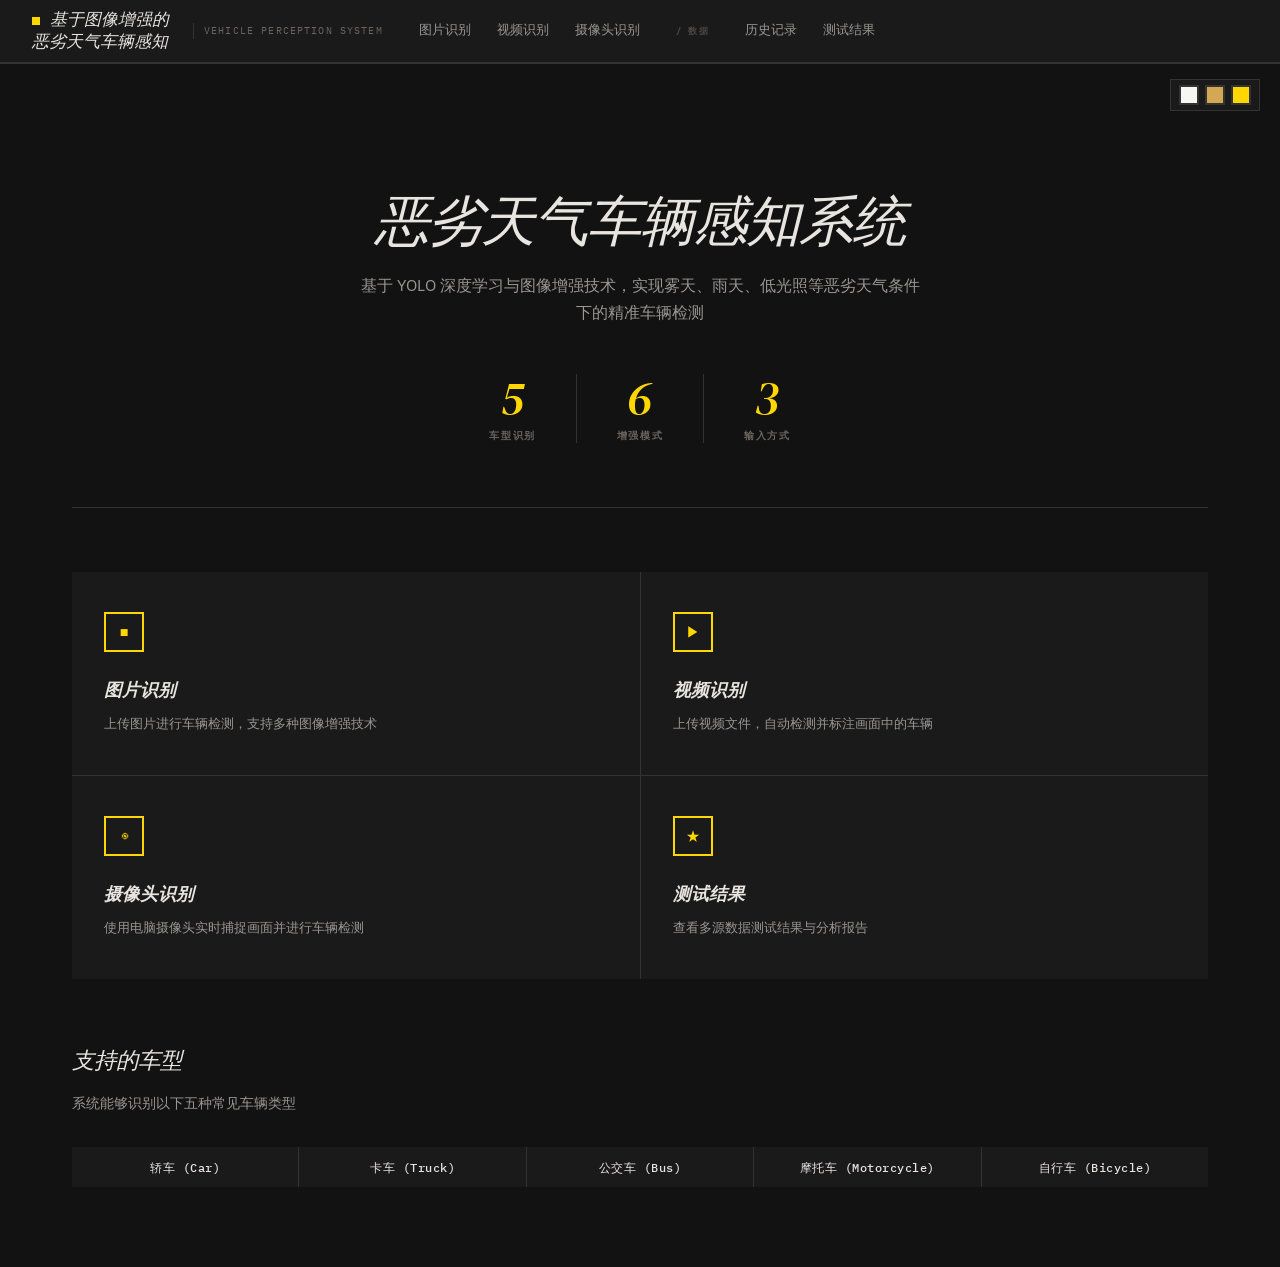
<file: frontend/index.html>
<!DOCTYPE html>
<html lang="zh-CN">
<head>
    <meta charset="UTF-8">
    <meta name="viewport" content="width=device-width, initial-scale=1.0">
    <title>恶劣天气车辆感知系统</title>
    <link rel="stylesheet" href="css/style.css">
</head>
<body data-theme="black">
    <div class="theme-switcher">
        <button class="theme-btn white" onclick="setTheme('white')" title="白色主题"></button>
        <button class="theme-btn gray" onclick="setTheme('gray')" title="灰色主题"></button>
        <button class="theme-btn black" onclick="setTheme('black')" title="黑色主题"></button>
    </div>
    
    <aside class="sidebar">
        <div class="sidebar-header">
            <h1>基于图像增强的<br>恶劣天气车辆感知</h1>
            <span>Vehicle Perception System</span>
        </div>
        
        <ul class="nav-menu">
            <li>
                <a href="pages/image.html">
                    <span class="icon">&#9632;</span>
                    图片识别
                </a>
            </li>
            <li>
                <a href="pages/video.html">
                    <span class="icon">&#9654;</span>
                    视频识别
                </a>
            </li>
            <li>
                <a href="pages/camera.html">
                    <span class="icon">&#9673;</span>
                    摄像头识别
                </a>
            </li>
        </ul>
        
        <div class="nav-section-title">数据</div>
        <ul class="nav-menu">
            <li>
                <a href="pages/history.html">
                    <span class="icon">&#9776;</span>
                    历史记录
                </a>
            </li>
            <li>
                <a href="pages/test_result.html">
                    <span class="icon">&#9733;</span>
                    测试结果
                </a>
            </li>
        </ul>
    </aside>
    
    <main class="main-content">
        <div class="hero-section">
            <h1 class="hero-title">恶劣天气车辆感知系统</h1>
            <p class="hero-subtitle">
                基于 YOLO 深度学习与图像增强技术，实现雾天、雨天、低光照等恶劣天气条件下的精准车辆检测
            </p>
            <div class="hero-stats">
                <div class="stat-item">
                    <div class="stat-number">5</div>
                    <div class="stat-label">车型识别</div>
                </div>
                <div class="stat-item">
                    <div class="stat-number">6</div>
                    <div class="stat-label">增强模式</div>
                </div>
                <div class="stat-item">
                    <div class="stat-number">3</div>
                    <div class="stat-label">输入方式</div>
                </div>
            </div>
        </div>
        
        <div class="features-grid">
            <a href="pages/image.html" class="feature-card">
                <div class="feature-icon">&#9632;</div>
                <div class="feature-title">图片识别</div>
                <div class="feature-desc">上传图片进行车辆检测，支持多种图像增强技术</div>
            </a>
            
            <a href="pages/video.html" class="feature-card">
                <div class="feature-icon">&#9654;</div>
                <div class="feature-title">视频识别</div>
                <div class="feature-desc">上传视频文件，自动检测并标注画面中的车辆</div>
            </a>
            
            <a href="pages/camera.html" class="feature-card">
                <div class="feature-icon">&#9673;</div>
                <div class="feature-title">摄像头识别</div>
                <div class="feature-desc">使用电脑摄像头实时捕捉画面并进行车辆检测</div>
            </a>
            
            <a href="pages/test_result.html" class="feature-card">
                <div class="feature-icon">&#9733;</div>
                <div class="feature-title">测试结果</div>
                <div class="feature-desc">查看多源数据测试结果与分析报告</div>
            </a>
        </div>
        
        <div class="capabilities-section">
            <h2 class="section-title">支持的车型</h2>
            <p class="section-desc">系统能够识别以下五种常见车辆类型</p>
            <div class="capability-tags">
                <span class="capability-tag">轿车 (Car)</span>
                <span class="capability-tag">卡车 (Truck)</span>
                <span class="capability-tag">公交车 (Bus)</span>
                <span class="capability-tag">摩托车 (Motorcycle)</span>
                <span class="capability-tag">自行车 (Bicycle)</span>
            </div>
        </div>
    </main>
    
    <script>
        function setTheme(theme) {
            document.body.setAttribute('data-theme', theme);
            localStorage.setItem('theme', theme);
        }
        
        const savedTheme = localStorage.getItem('theme') || 'black';
        document.body.setAttribute('data-theme', savedTheme);
    </script>
</body>
</html>
</file>
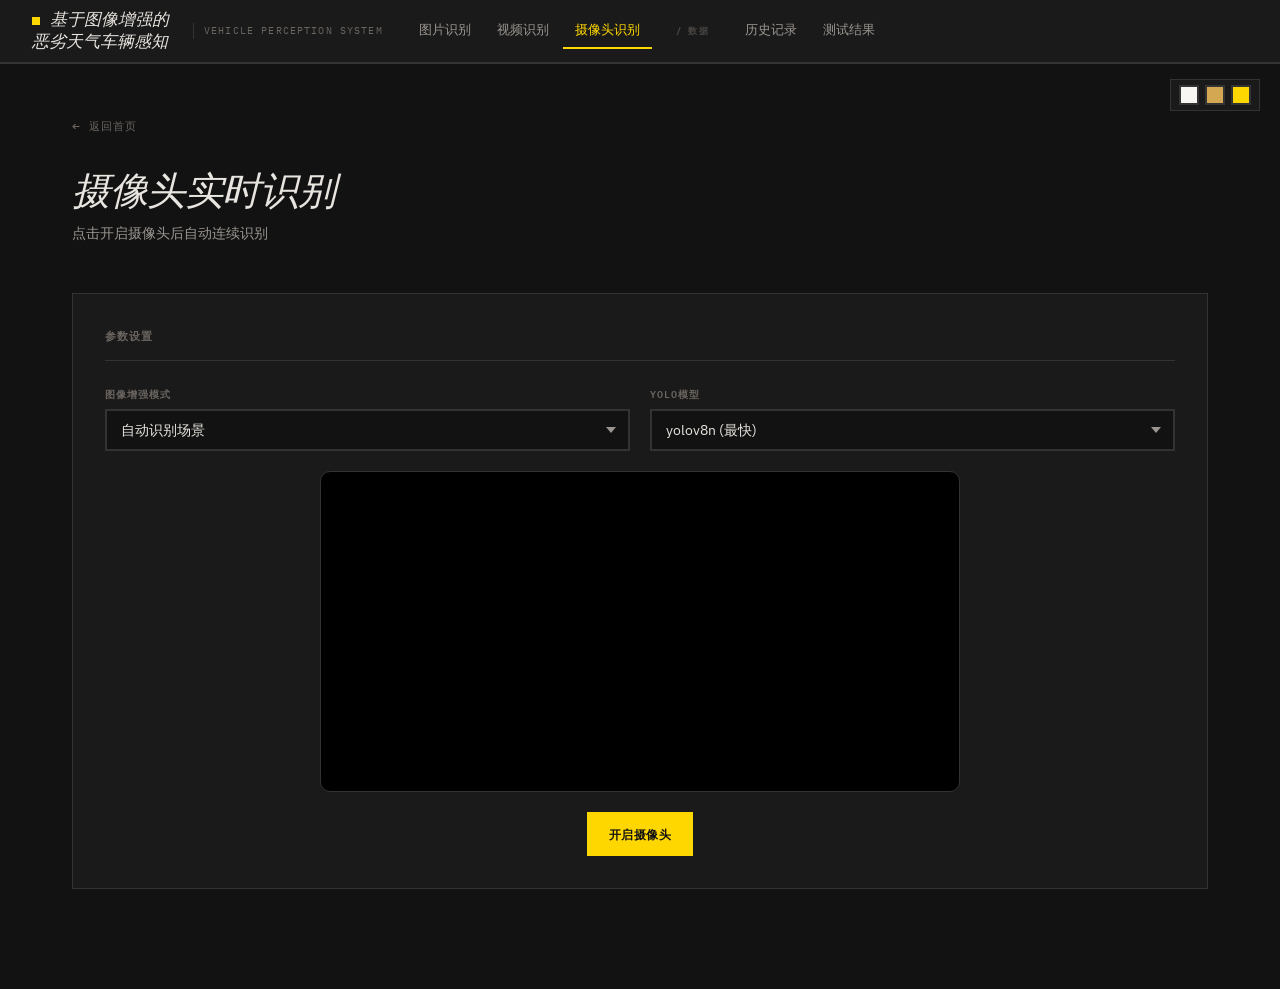
<file: frontend/pages/camera.html>
<!DOCTYPE html>
<html lang="zh-CN">
<head>
    <meta charset="UTF-8">
    <meta name="viewport" content="width=device-width, initial-scale=1.0">
    <title>摄像头识别 - 车辆感知系统</title>
    <link rel="stylesheet" href="../css/style.css">
</head>
<body data-theme="black">
    <div class="theme-switcher">
        <button class="theme-btn white" onclick="setTheme('white')" title="白色主题"></button>
        <button class="theme-btn gray" onclick="setTheme('gray')" title="灰色主题"></button>
        <button class="theme-btn black" onclick="setTheme('black')" title="黑色主题"></button>
    </div>
    
    <aside class="sidebar">
        <div class="sidebar-header">
            <h1>基于图像增强的<br>恶劣天气车辆感知</h1>
            <span>Vehicle Perception System</span>
        </div>
        
        <ul class="nav-menu">
            <li>
                <a href="image.html">
                    <span class="icon">&#9632;</span>
                    图片识别
                </a>
            </li>
            <li>
                <a href="video.html">
                    <span class="icon">&#9654;</span>
                    视频识别
                </a>
            </li>
            <li>
                <a href="camera.html" class="active">
                    <span class="icon">&#9673;</span>
                    摄像头识别
                </a>
            </li>
        </ul>
        
        <div class="nav-section-title">数据</div>
        <ul class="nav-menu">
            <li>
                <a href="history.html">
                    <span class="icon">&#9776;</span>
                    历史记录
                </a>
            </li>
            <li>
                <a href="test_result.html">
                    <span class="icon">&#9733;</span>
                    测试结果
                </a>
            </li>
        </ul>
    </aside>
    
    <main class="main-content">
        <a href="/" class="back-link">返回首页</a>
        
        <div class="page-header">
            <h2>摄像头实时识别</h2>
            <p>点击开启摄像头后自动连续识别</p>
        </div>
        
        <div class="content-card">
            <h3>参数设置</h3>
            <div class="form-row">
                <div class="form-group">
                    <label>图像增强模式</label>
                    <select id="enhancementType">
                        <option value="auto">自动识别场景</option>
                        <optgroup label="去雾">
                            <option value="dehaze">去雾增强 (NAFNet)</option>
                            <option value="ffa_dehaze">去雾增强 (FFA-Net ITS)</option>
                            <option value="ffa_dehaze_ots">去雾增强 (FFA-Net OTS)</option>
                            <option value="legacy_dehaze">去雾增强 (传统CLAHE)</option>
                        </optgroup>
                        <optgroup label="去雨">
                            <option value="derain">去雨增强 (NAFNet)</option>
                            <option value="legacy_derain">去雨增强 (传统方法)</option>
                        </optgroup>
                        <optgroup label="低光照">
                            <option value="low_light">低光照增强 (CLAHE)</option>
                            <option value="mbllen">低光照增强 (MBLLEN)</option>
                            <option value="mbllen_onnx">低光照增强 (MBLLEN ONNX)</option>
                            <option value="zero_dce">低光照增强 (Zero-DCE)</option>
                        </optgroup>
                    </select>
                </div>
                <div class="form-group" id="strengthGroup" style="display: none;">
                    <label>去雾强度: <span id="strengthValue">1.5</span></label>
                    <input type="range" id="strength" min="0.5" max="3.0" step="0.1" value="1.5" style="width: 100%;">
                </div>
                <div class="form-group">
                    <label>YOLO模型</label>
                    <select id="modelType">
                        <option value="yolov8n">yolov8n (最快)</option>
                        <option value="yolov8s">yolov8s (平衡)</option>
                        <option value="yolov8x">yolov8x (最准)</option>
                    </select>
                </div>
            </div>
            
            <video id="video" autoplay playsinline style="width:100%;max-width:640px;border-radius:10px;margin:20px auto;display:block;border:1px solid var(--border);"></video>
            
            <div style="display:flex;gap:12px;justify-content:center;margin-top:20px;">
                <button class="btn btn-md btn-primary" id="startBtn" onclick="startCamera()">开启摄像头</button>
                <button class="btn btn-md btn-outline" id="stopBtn" onclick="stopCamera()" style="display:none;">停止</button>
            </div>
            
            <div id="loading" style="display:none;text-align:center;padding:30px;">
                <div class="spinner"></div>
                <p>正在识别...</p>
            </div>
        </div>
        
        <div class="content-card" id="resultCard" style="display:none;">
            <h3>检测结果 (去重统计)</h3>
            <div class="results-grid">
                <div class="result-card total">
                    <h4>当前画面车辆</h4>
                    <div class="count" id="totalCount">0</div>
                </div>
                <div class="result-card"><h4>car</h4><div class="count" id="carCount">0</div></div>
                <div class="result-card"><h4>truck</h4><div class="count" id="truckCount">0</div></div>
                <div class="result-card"><h4>bus</h4><div class="count" id="busCount">0</div></div>
                <div class="result-card"><h4>motorcycle</h4><div class="count" id="motorcycleCount">0</div></div>
                <div class="result-card"><h4>bicycle</h4><div class="count" id="bicycleCount">0</div></div>
            </div>
        </div>
    </main>
    
    <script>
        const API_BASE = 'http://127.0.0.1:5000';
        let stream = null;
        let intervalId = null;
        
        function setTheme(t) {
            document.body.setAttribute('data-theme', t);
            localStorage.setItem('theme', t);
        }
        
        const savedTheme = localStorage.getItem('theme') || 'black';
        document.body.setAttribute('data-theme', savedTheme);
        
        const enhancementType = document.getElementById('enhancementType');
        const strengthGroup = document.getElementById('strengthGroup');
        const strengthSlider = document.getElementById('strength');
        const strengthValue = document.getElementById('strengthValue');

        enhancementType.addEventListener('change', function() {
            const isFFA = this.value === 'ffa_dehaze' || this.value === 'ffa_dehaze_ots';
            strengthGroup.style.display = isFFA ? 'block' : 'none';
        });

        strengthSlider.addEventListener('input', function() {
            strengthValue.textContent = this.value;
        });
        
        async function startCamera() {
            try {
                stream = await navigator.mediaDevices.getUserMedia({video: true, audio: false});
                document.getElementById('video').srcObject = stream;
                document.getElementById('startBtn').style.display = 'none';
                document.getElementById('stopBtn').style.display = 'inline-flex';
                
                intervalId = setInterval(captureAndDetect, 1000);
            } catch(e) {
                alert('摄像头错误: ' + e.message);
            }
        }
        
        function stopCamera() {
            if (intervalId) clearInterval(intervalId);
            if (stream) stream.getTracks().forEach(t => t.stop());
            document.getElementById('video').srcObject = null;
            document.getElementById('startBtn').style.display = 'inline-flex';
            document.getElementById('stopBtn').style.display = 'none';
        }
        
        async function captureAndDetect() {
            const video = document.getElementById('video');
            const canvas = document.createElement('canvas');
            canvas.width = video.videoWidth || 640;
            canvas.height = video.videoHeight || 480;
            canvas.getContext('2d').drawImage(video, 0, 0);
            
            const base64 = canvas.toDataURL('image/jpeg').split(',')[1];
            
            try {
                const res = await fetch(API_BASE + '/api/camera/detect', {
                    method: 'POST',
                    headers: {'Content-Type': 'application/json'},
                    body: JSON.stringify({
                        frame: base64,
                        model_type: document.getElementById('modelType').value,
                        enhancement_type: document.getElementById('enhancementType').value,
                        strength: parseFloat(document.getElementById('strength').value)
                    })
                });
                
                const data = await res.json();
                if (data.success) {
                    document.getElementById('totalCount').textContent = data.total_vehicles;
                    document.getElementById('carCount').textContent = data.counts.car;
                    document.getElementById('truckCount').textContent = data.counts.truck;
                    document.getElementById('busCount').textContent = data.counts.bus;
                    document.getElementById('motorcycleCount').textContent = data.counts.motorcycle;
                    document.getElementById('bicycleCount').textContent = data.counts.bicycle;
                    document.getElementById('resultCard').style.display = 'block';
                }
            } catch(e) {}
        }
    </script>
</body>
</html>
</file>
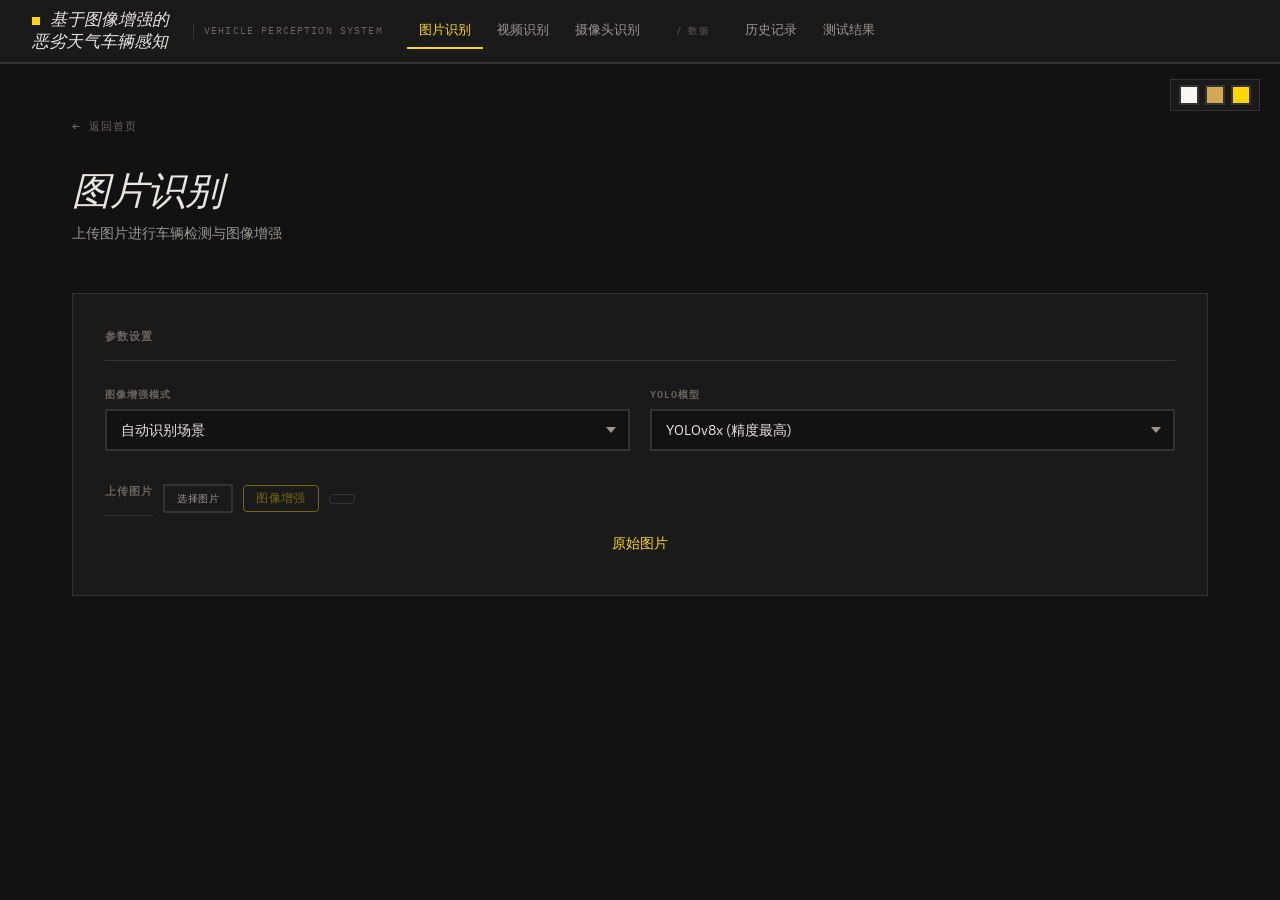
<file: frontend/pages/image.html>
<!DOCTYPE html>
<html lang="zh-CN">
<head>
    <meta charset="UTF-8">
    <meta name="viewport" content="width=device-width, initial-scale=1.0">
    <title>图片识别 - 车辆感知系统</title>
    <link rel="stylesheet" href="../css/style.css">
</head>
<body data-theme="black">
    <div class="theme-switcher">
        <button class="theme-btn white" onclick="setTheme('white')" title="白色主题"></button>
        <button class="theme-btn gray" onclick="setTheme('gray')" title="灰色主题"></button>
        <button class="theme-btn black" onclick="setTheme('black')" title="黑色主题"></button>
    </div>

    <aside class="sidebar">
        <div class="sidebar-header">
            <h1>基于图像增强的<br>恶劣天气车辆感知</h1>
            <span>Vehicle Perception System</span>
        </div>
        <ul class="nav-menu">
            <li><a href="image.html" class="active"><span class="icon">&#9632;</span>图片识别</a></li>
            <li><a href="video.html"><span class="icon">&#9654;</span>视频识别</a></li>
            <li><a href="camera.html"><span class="icon">&#9673;</span>摄像头识别</a></li>
        </ul>
        <div class="nav-section-title">数据</div>
        <ul class="nav-menu">
            <li><a href="history.html"><span class="icon">&#9776;</span>历史记录</a></li>
            <li><a href="test_result.html"><span class="icon">&#9733;</span>测试结果</a></li>
        </ul>
    </aside>

    <main class="main-content">
        <a href="/" class="back-link">返回首页</a>
        <div class="page-header">
            <h2>图片识别</h2>
            <p>上传图片进行车辆检测与图像增强</p>
        </div>

        <div class="content-card">
            <h3>参数设置</h3>
            <div class="form-row">
                <div class="form-group">
                    <label>图像增强模式</label>
                    <select id="enhancementType">
                        <option value="auto">自动识别场景</option>
                        <optgroup label="去雾">
                            <option value="dehaze">去雾增强 (NAFNet)</option>
                            <option value="ffa_dehaze">去雾增强 (FFA-Net ITS)</option>
                            <option value="ffa_dehaze_ots">去雾增强 (FFA-Net OTS)</option>
                            <option value="legacy_dehaze">去雾增强 (传统CLAHE)</option>
                        </optgroup>
                        <optgroup label="去雨">
                            <option value="derain">去雨增强 (NAFNet)</option>
                            <option value="legacy_derain">去雨增强 (传统方法)</option>
                        </optgroup>
                        <optgroup label="低光照">
                            <option value="low_light">低光照增强 (CLAHE)</option>
                            <option value="mbllen">低光照增强 (MBLLEN)</option>
                            <option value="mbllen_onnx">低光照增强 (MBLLEN ONNX)</option>
                            <option value="zero_dce">低光照增强 (Zero-DCE)</option>
                        </optgroup>
                    </select>
                </div>
                <div class="form-group" id="strengthGroup" style="display: none;">
                    <label>去雾强度: <span id="strengthValue">1.5</span></label>
                    <input type="range" id="strength" min="0.5" max="3.0" step="0.1" value="1.5" style="width: 100%;">
                </div>
                <div class="form-group">
                    <label>YOLO模型</label>
                    <select id="modelType">
                        <option value="yolov8x">YOLOv8x (精度最高)</option>
                        <option value="yolov8s">YOLOv8s (平衡)</option>
                        <option value="yolov8n">YOLOv8n (速度最快)</option>
                    </select>
                </div>
            </div>

            <div style="display: flex; align-items: center; gap: 10px; margin-top: 30px; flex-wrap: wrap;">
                <h3 style="margin: 0; white-space: nowrap;">上传图片</h3>
                <input type="file" id="fileInput" accept="image/*" style="display: none;">
                <button class="btn btn-sm btn-outline" id="uploadBtn">选择图片</button>
                <button class="btn btn-sm btn-accent" id="enhanceBtn" disabled>图像增强</button>
                <span class="file-tag" id="fileName"></span>
            </div>

            <div class="image-pipeline">
                <div class="pipeline-step" id="stepUpload">
                    <h4>原始图片</h4>
                    <img id="preview" class="pipeline-preview" alt="原始图片" style="display: none;">
                    <button class="btn btn-sm btn-accent" id="reEnhanceBtn" style="display: none;">重新增强</button>
                    <div class="step-status" id="enhanceStatus" style="display: none;">
                        <div class="spinner mini"></div>
                        <span>正在增强...</span>
                    </div>
                </div>

                <div class="pipeline-step" id="stepEnhanced" style="display: none;">
                    <h4>增强结果</h4>
                    <img id="enhancedImage" class="pipeline-preview" alt="增强后的图片">
                    <span class="step-badge done" id="enhanceDone" style="display: none;">增强完成</span>
                </div>

                <div class="pipeline-step" id="stepDetected" style="display: none;">
                    <h4>检测结果</h4>
                    <img id="detectedImage" class="pipeline-preview" alt="检测结果">
                    <button class="btn btn-sm btn-accent" id="detectBtn">YOLO检测</button>
                    <div class="step-status" id="detectStatus" style="display: none;">
                        <div class="spinner mini"></div>
                        <span>正在检测...</span>
                    </div>
                </div>
            </div>
        </div>

        <div class="content-card" id="resultCard" style="display: none;">
            <h3>检测结果</h3>
            <div class="results-grid">
                <div class="result-card total"><h4>总车辆数</h4><div class="count" id="totalCount">0</div></div>
                <div class="result-card"><h4>轿车</h4><div class="count" id="carCount">0</div></div>
                <div class="result-card"><h4>卡车</h4><div class="count" id="truckCount">0</div></div>
                <div class="result-card"><h4>公交车</h4><div class="count" id="busCount">0</div></div>
                <div class="result-card"><h4>摩托车</h4><div class="count" id="motorcycleCount">0</div></div>
                <div class="result-card"><h4>自行车</h4><div class="count" id="bicycleCount">0</div></div>
            </div>
            <div class="processing-time-info">
                <span id="timeEnhance"></span>
                <span id="timeDetect" style="margin-left: 20px;"></span>
            </div>
        </div>
    </main>

    <style>
        .image-pipeline {
            display: flex;
            gap: 24px;
            align-items: flex-start;
            margin-top: 16px;
        }
        .pipeline-step {
            flex: 1;
            min-width: 0;
            display: flex;
            flex-direction: column;
            align-items: center;
            text-align: center;
        }
        .pipeline-step h4 {
            font-size: 14px;
            color: var(--accent);
            margin: 0 0 8px 0;
            font-weight: 400;
        }
        .pipeline-preview {
            width: 100%;
            max-height: 280px;
            object-fit: contain;
            border-radius: 8px;
            border: 1px solid var(--border);
            background: #111;
            display: block;
        }
        .pipeline-step .btn {
            margin-top: 12px;
            width: 100%;
        }
        .step-badge {
            display: block;
            width: 100%;
            margin-top: 8px;
            padding: 4px 12px;
            border-radius: 4px;
            font-size: 12px;
            text-align: center;
            box-sizing: border-box;
        }
        .step-badge.done {
            background: transparent;
            color: var(--accent);
            border: 1px solid var(--accent);
        }
        .step-status {
            display: flex;
            align-items: center;
            gap: 8px;
            margin-top: 12px;
            color: var(--accent);
            font-size: 14px;
        }
        .spinner.mini {
            width: 16px;
            height: 16px;
            border-width: 2px;
        }
        .btn-accent {
            background: transparent;
            color: var(--accent);
            border: 1px solid var(--accent);
            padding: 4px 12px;
            border-radius: 4px;
            cursor: pointer;
            font-size: 12px;
            transition: all 0.3s;
        }
        .btn-accent:not(:disabled):hover {
            background: var(--accent);
            color: #000;
        }
        .btn-accent:disabled {
            opacity: 0.4;
            cursor: not-allowed;
        }
        .file-tag {
            display: inline-block;
            max-width: 260px;
            padding: 4px 12px;
            border: 1px solid var(--border);
            border-radius: 4px;
            font-size: 12px;
            color: var(--text-secondary);
            white-space: nowrap;
            overflow: hidden;
            position: relative;
        }
        .file-tag::after {
            content: "";
            position: absolute;
            right: 0;
            top: 0;
            bottom: 0;
            width: 32px;
            background: linear-gradient(to right, transparent, var(--card-bg));
            pointer-events: none;
        }
    </style>

    <script>
        function setTheme(theme) {
            document.body.setAttribute('data-theme', theme);
            localStorage.setItem('theme', theme);
        }
        const savedTheme = localStorage.getItem('theme') || 'black';
        document.body.setAttribute('data-theme', savedTheme);

        const API_BASE = 'http://127.0.0.1:5000';

        const uploadBtn = document.getElementById('uploadBtn');
        const fileInput = document.getElementById('fileInput');
        const fileNameEl = document.getElementById('fileName');
        const preview = document.getElementById('preview');
        const enhanceBtn = document.getElementById('enhanceBtn');
        const detectBtn = document.getElementById('detectBtn');
        const enhanceStatus = document.getElementById('enhanceStatus');
        const detectStatus = document.getElementById('detectStatus');
        const stepEnhanced = document.getElementById('stepEnhanced');
        const stepDetected = document.getElementById('stepDetected');
        const enhanceDone = document.getElementById('enhanceDone');
        const reEnhanceBtn = document.getElementById('reEnhanceBtn');

        let enhanceData = null;

        const enhancementType = document.getElementById('enhancementType');
        const strengthGroup = document.getElementById('strengthGroup');
        const strengthSlider = document.getElementById('strength');
        const strengthValue = document.getElementById('strengthValue');

        enhancementType.addEventListener('change', function() {
            const isFFA = this.value === 'ffa_dehaze' || this.value === 'ffa_dehaze_ots';
            strengthGroup.style.display = isFFA ? 'block' : 'none';
        });

        strengthSlider.addEventListener('input', function() {
            strengthValue.textContent = this.value;
        });

        uploadBtn.addEventListener('click', () => fileInput.click());
        fileInput.addEventListener('change', handleFileSelect);

        function handleFileSelect() {
            const file = fileInput.files[0];
            if (!file) return;
            fileNameEl.textContent = file.name;
            const reader = new FileReader();
            reader.onload = (e) => {
                preview.src = e.target.result;
                preview.style.display = 'block';
                enhanceBtn.disabled = false;
                document.getElementById('resultCard').style.display = 'none';
                stepEnhanced.style.display = 'none';
                stepDetected.style.display = 'none';
                enhanceData = null;
            };
            reader.readAsDataURL(file);
        }

        enhanceBtn.addEventListener('click', async () => {
            const file = fileInput.files[0];
            if (!file) return;

            enhanceBtn.style.display = 'none';
            enhanceStatus.style.display = 'flex';
            enhanceDone.style.display = 'none';

            const formData = new FormData();
            formData.append('file', file);
            formData.append('enhancement_type', document.getElementById('enhancementType').value);
            formData.append('strength', document.getElementById('strength').value);

            try {
                const resp = await fetch(`${API_BASE}/api/image/enhance`, { method: 'POST', body: formData });
                const data = await resp.json();
                if (data.success) {
                    enhanceData = data;
                    document.getElementById('enhancedImage').src = `${API_BASE}${data.enhanced_image}`;
                    stepEnhanced.style.display = 'flex';
                    stepDetected.style.display = 'flex';
                    enhanceDone.style.display = 'inline-block';
                    reEnhanceBtn.style.display = 'inline-block';
                    enhanceStatus.style.display = 'none';
                    detectBtn.style.display = 'inline-block';
                    detectStatus.style.display = 'none';
                } else {
                    alert('增强失败: ' + data.error);
                    enhanceBtn.style.display = 'inline-block';
                    enhanceStatus.style.display = 'none';
                }
            } catch (err) {
                alert('请求失败: ' + err.message);
                enhanceBtn.style.display = 'inline-block';
                enhanceStatus.style.display = 'none';
            }
        });

        detectBtn.addEventListener('click', async () => {
            if (!enhanceData) return;

            detectBtn.style.display = 'none';
            detectStatus.style.display = 'flex';

            const modelType = document.getElementById('modelType').value;
            const file = fileInput.files[0];

            try {
                const resp = await fetch(`${API_BASE}/api/image/detect`, {
                    method: 'POST',
                    headers: { 'Content-Type': 'application/json' },
                    body: JSON.stringify({
                        enhanced_path: enhanceData.enhanced_path,
                        unique_name: enhanceData.unique_name,
                        model_type: modelType,
                        image_path: '',
                        original_filename: file ? file.name : '',
                    })
                });
                const data = await resp.json();
                if (data.success) {
                    document.getElementById('totalCount').textContent = data.total_vehicles;
                    document.getElementById('carCount').textContent = data.counts.car;
                    document.getElementById('truckCount').textContent = data.counts.truck;
                    document.getElementById('busCount').textContent = data.counts.bus;
                    document.getElementById('motorcycleCount').textContent = data.counts.motorcycle;
                    document.getElementById('bicycleCount').textContent = data.counts.bicycle;

                    document.getElementById('detectedImage').src = `${API_BASE}${data.detected_image}`;
                    document.getElementById('resultCard').style.display = 'block';

                    document.getElementById('timeEnhance').innerHTML =
                        '<strong style="color:var(--accent);">增强耗时：</strong>' + enhanceData.enhance_time + ' 秒';
                    document.getElementById('timeDetect').innerHTML =
                        '<strong style="color:var(--accent);">检测耗时：</strong>' + data.detect_time + ' 秒';

                    detectStatus.style.display = 'none';
                    detectBtn.style.display = 'inline-block';
                    detectBtn.textContent = '重新检测';
                } else {
                    alert('检测失败: ' + data.error);
                    detectBtn.style.display = 'inline-block';
                    detectStatus.style.display = 'none';
                }
            } catch (err) {
                alert('请求失败: ' + err.message);
                detectBtn.style.display = 'inline-block';
                detectStatus.style.display = 'none';
            }
        });

        reEnhanceBtn.addEventListener('click', () => {
            enhanceBtn.click();
        });
    </script>
</body>
</html>
</file>
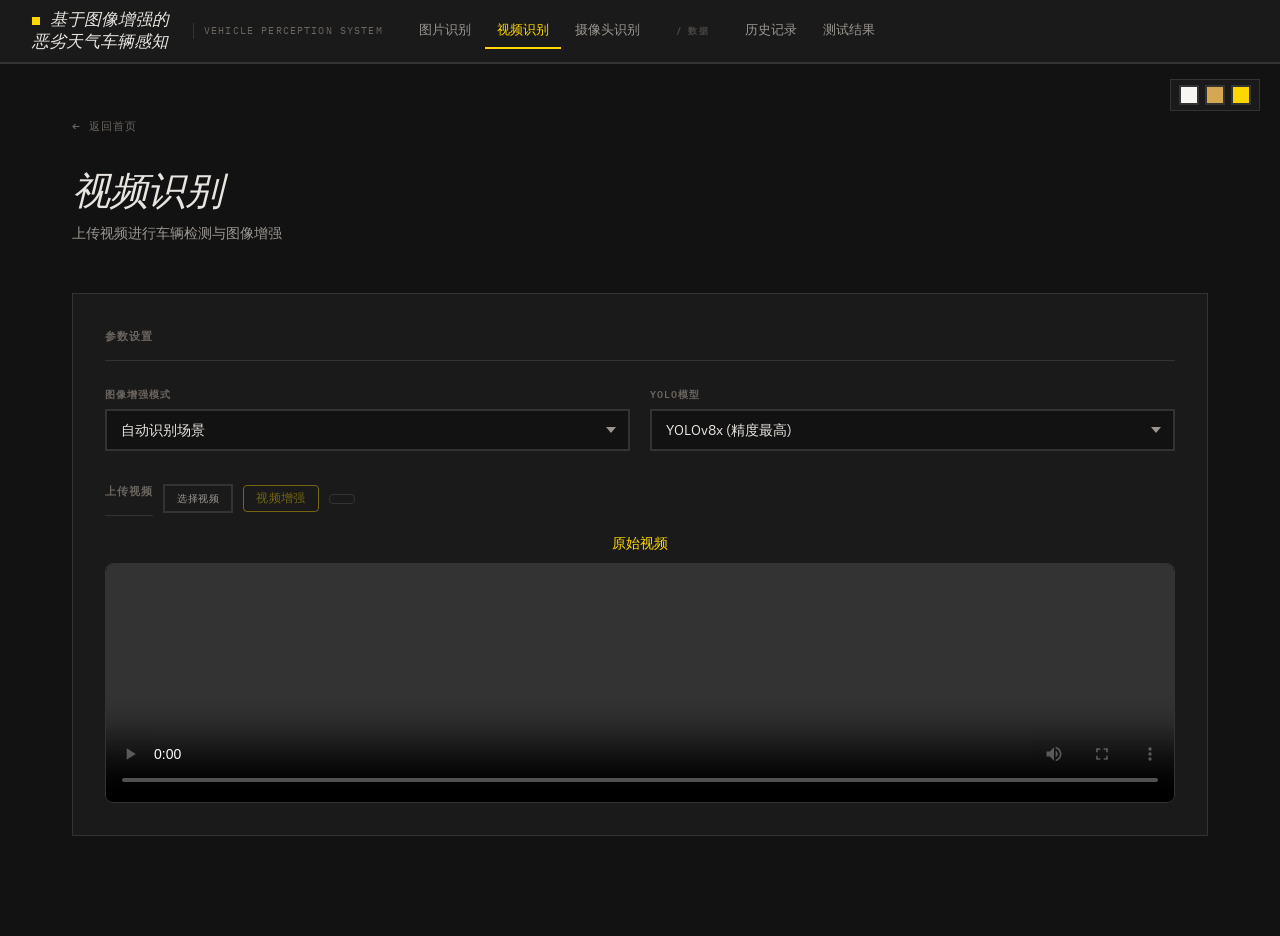
<file: frontend/pages/video.html>
<!DOCTYPE html>
<html lang="zh-CN">
<head>
    <meta charset="UTF-8">
    <meta name="viewport" content="width=device-width, initial-scale=1.0">
    <title>视频识别 - 车辆感知系统</title>
    <link rel="stylesheet" href="../css/style.css">
</head>
<body data-theme="black">
    <div class="theme-switcher">
        <button class="theme-btn white" onclick="setTheme('white')" title="白色主题"></button>
        <button class="theme-btn gray" onclick="setTheme('gray')" title="灰色主题"></button>
        <button class="theme-btn black" onclick="setTheme('black')" title="黑色主题"></button>
    </div>

    <aside class="sidebar">
        <div class="sidebar-header">
            <h1>基于图像增强的<br>恶劣天气车辆感知</h1>
            <span>Vehicle Perception System</span>
        </div>
        <ul class="nav-menu">
            <li><a href="image.html"><span class="icon">&#9632;</span>图片识别</a></li>
            <li><a href="video.html" class="active"><span class="icon">&#9654;</span>视频识别</a></li>
            <li><a href="camera.html"><span class="icon">&#9673;</span>摄像头识别</a></li>
        </ul>
        <div class="nav-section-title">数据</div>
        <ul class="nav-menu">
            <li><a href="history.html"><span class="icon">&#9776;</span>历史记录</a></li>
            <li><a href="test_result.html"><span class="icon">&#9733;</span>测试结果</a></li>
        </ul>
    </aside>

    <main class="main-content">
        <a href="/" class="back-link">返回首页</a>
        <div class="page-header">
            <h2>视频识别</h2>
            <p>上传视频进行车辆检测与图像增强</p>
        </div>

        <div class="content-card">
            <h3>参数设置</h3>
            <div class="form-row">
                <div class="form-group">
                    <label>图像增强模式</label>
                    <select id="enhancementType">
                        <option value="auto">自动识别场景</option>
                        <optgroup label="去雾">
                            <option value="dehaze">去雾增强 (NAFNet)</option>
                            <option value="ffa_dehaze">去雾增强 (FFA-Net ITS)</option>
                            <option value="ffa_dehaze_ots">去雾增强 (FFA-Net OTS)</option>
                            <option value="legacy_dehaze">去雾增强 (传统CLAHE)</option>
                        </optgroup>
                        <optgroup label="去雨">
                            <option value="derain">去雨增强 (NAFNet)</option>
                            <option value="legacy_derain">去雨增强 (传统方法)</option>
                        </optgroup>
                        <optgroup label="低光照">
                            <option value="low_light">低光照增强 (CLAHE)</option>
                            <option value="mbllen">低光照增强 (MBLLEN)</option>
                            <option value="mbllen_onnx">低光照增强 (MBLLEN ONNX)</option>
                            <option value="zero_dce">低光照增强 (Zero-DCE)</option>
                        </optgroup>
                    </select>
                </div>
                <div class="form-group" id="strengthGroup" style="display: none;">
                    <label>去雾强度: <span id="strengthValue">1.5</span></label>
                    <input type="range" id="strength" min="0.5" max="3.0" step="0.1" value="1.5" style="width: 100%;">
                </div>
                <div class="form-group">
                    <label>YOLO模型</label>
                    <select id="modelType">
                        <option value="yolov8x">YOLOv8x (精度最高)</option>
                        <option value="yolov8s">YOLOv8s (平衡)</option>
                        <option value="yolov8n">YOLOv8n (速度最快)</option>
                    </select>
                </div>
            </div>

            <div style="display: flex; align-items: center; gap: 10px; margin-top: 30px; flex-wrap: wrap;">
                <h3 style="margin: 0; white-space: nowrap;">上传视频</h3>
                <input type="file" id="fileInput" accept="video/*" style="display: none;">
                <button class="btn btn-sm btn-outline" id="uploadBtn">选择视频</button>
                <button class="btn btn-sm btn-accent" id="enhanceBtn" disabled>视频增强</button>
                <span class="file-tag" id="fileName"></span>
            </div>

            <div class="image-pipeline">
                <div class="pipeline-step" id="stepUpload">
                    <h4>原始视频</h4>
                    <video id="preview" class="pipeline-preview-video" controls></video>
                    <button class="btn btn-sm btn-accent" id="reEnhanceBtn" style="display: none;">重新增强</button>
                </div>

                <div class="pipeline-step" id="stepEnhanced" style="display: none;">
                    <h4>增强结果</h4>
                    <video id="enhancedVideo" class="pipeline-preview-video" controls></video>
                    <span class="step-badge done" id="enhanceDone" style="display: none;">增强完成</span>
                </div>

                <div class="pipeline-step" id="stepDetected" style="display: none;">
                    <h4>检测结果</h4>
                    <video id="detectedVideo" class="pipeline-preview-video" controls></video>
                    <button class="btn btn-sm btn-accent" id="detectBtn">YOLO检测</button>
                    <div class="step-status" id="detectStatus" style="display: none;">
                        <div class="spinner mini"></div>
                        <span>正在检测...</span>
                    </div>
                </div>
            </div>

            <div class="step-status" id="enhanceStatus" style="display: none; justify-content: center;">
                <div class="spinner mini"></div>
                <span>正在增强视频，请稍候...</span>
            </div>
        </div>

        <div class="content-card" id="resultCard" style="display: none;">
            <h3>检测结果</h3>
            <div class="results-grid">
                <div class="result-card total"><h4>峰值车辆数</h4><div class="count" id="totalCount">0</div></div>
                <div class="result-card"><h4>轿车</h4><div class="count" id="carCount">0</div></div>
                <div class="result-card"><h4>卡车</h4><div class="count" id="truckCount">0</div></div>
                <div class="result-card"><h4>公交车</h4><div class="count" id="busCount">0</div></div>
                <div class="result-card"><h4>摩托车</h4><div class="count" id="motorcycleCount">0</div></div>
                <div class="result-card"><h4>自行车</h4><div class="count" id="bicycleCount">0</div></div>
            </div>
            <div class="processing-time-info">
                <span id="timeEnhance"></span>
                <span id="timeDetect" style="margin-left: 20px;"></span>
            </div>
        </div>
    </main>

    <style>
        .image-pipeline {
            display: flex;
            gap: 24px;
            align-items: flex-start;
            margin-top: 16px;
        }
        .pipeline-step {
            flex: 1;
            min-width: 0;
            display: flex;
            flex-direction: column;
            align-items: center;
            text-align: center;
        }
        .pipeline-step h4 {
            font-size: 14px;
            color: var(--accent);
            margin: 0 0 8px 0;
            font-weight: 400;
        }
        .pipeline-preview-video {
            width: 100%;
            max-height: 240px;
            border-radius: 8px;
            border: 1px solid var(--border);
            background: #000;
            display: block;
        }
        .pipeline-step .btn {
            margin-top: 12px;
            width: 100%;
        }
        .step-badge {
            display: block;
            width: 100%;
            margin-top: 8px;
            padding: 4px 12px;
            border-radius: 4px;
            font-size: 12px;
            text-align: center;
            box-sizing: border-box;
        }
        .step-badge.done {
            background: transparent;
            color: var(--accent);
            border: 1px solid var(--accent);
        }
        .step-status {
            display: flex;
            align-items: center;
            gap: 8px;
            margin-top: 12px;
            color: var(--accent);
            font-size: 14px;
        }
        .spinner.mini {
            width: 16px;
            height: 16px;
            border-width: 2px;
        }
        .btn-accent {
            background: transparent;
            color: var(--accent);
            border: 1px solid var(--accent);
            padding: 4px 12px;
            border-radius: 4px;
            cursor: pointer;
            font-size: 12px;
            transition: all 0.3s;
        }
        .btn-accent:not(:disabled):hover {
            background: var(--accent);
            color: #000;
        }
        .btn-accent:disabled {
            opacity: 0.4;
            cursor: not-allowed;
        }
        .file-tag {
            display: inline-block;
            max-width: 260px;
            padding: 4px 12px;
            border: 1px solid var(--border);
            border-radius: 4px;
            font-size: 12px;
            color: var(--text-secondary);
            white-space: nowrap;
            overflow: hidden;
            position: relative;
        }
        .file-tag::after {
            content: "";
            position: absolute;
            right: 0;
            top: 0;
            bottom: 0;
            width: 32px;
            background: linear-gradient(to right, transparent, var(--card-bg));
            pointer-events: none;
        }
    </style>

    <script>
        function setTheme(theme) {
            document.body.setAttribute('data-theme', theme);
            localStorage.setItem('theme', theme);
        }
        const savedTheme = localStorage.getItem('theme') || 'black';
        document.body.setAttribute('data-theme', savedTheme);

        const API_BASE = 'http://127.0.0.1:5000';

        const uploadBtn = document.getElementById('uploadBtn');
        const fileInput = document.getElementById('fileInput');
        const fileNameEl = document.getElementById('fileName');
        const preview = document.getElementById('preview');
        const enhanceBtn = document.getElementById('enhanceBtn');
        const detectBtn = document.getElementById('detectBtn');
        const enhanceStatus = document.getElementById('enhanceStatus');
        const detectStatus = document.getElementById('detectStatus');
        const stepEnhanced = document.getElementById('stepEnhanced');
        const stepDetected = document.getElementById('stepDetected');
        const enhanceDone = document.getElementById('enhanceDone');
        const reEnhanceBtn = document.getElementById('reEnhanceBtn');

        let enhanceData = null;

        const enhancementType = document.getElementById('enhancementType');
        const strengthGroup = document.getElementById('strengthGroup');
        const strengthSlider = document.getElementById('strength');
        const strengthValue = document.getElementById('strengthValue');

        enhancementType.addEventListener('change', function() {
            const isFFA = this.value === 'ffa_dehaze' || this.value === 'ffa_dehaze_ots';
            strengthGroup.style.display = isFFA ? 'block' : 'none';
        });

        strengthSlider.addEventListener('input', function() {
            strengthValue.textContent = this.value;
        });

        uploadBtn.addEventListener('click', () => fileInput.click());
        fileInput.addEventListener('change', handleFileSelect);

        function handleFileSelect() {
            const file = fileInput.files[0];
            if (!file) return;
            fileNameEl.textContent = file.name;
            const url = URL.createObjectURL(file);
            preview.src = url;
            preview.style.display = 'block';
            enhanceBtn.disabled = false;
            document.getElementById('resultCard').style.display = 'none';
            stepEnhanced.style.display = 'none';
            stepDetected.style.display = 'none';
            enhanceData = null;
        }

        enhanceBtn.addEventListener('click', async () => {
            const file = fileInput.files[0];
            if (!file) return;

            enhanceBtn.style.display = 'none';
            enhanceStatus.style.display = 'flex';
            enhanceDone.style.display = 'none';
            reEnhanceBtn.style.display = 'none';

            const formData = new FormData();
            formData.append('file', file);
            formData.append('enhancement_type', document.getElementById('enhancementType').value);
            formData.append('strength', document.getElementById('strength').value);

            try {
                const resp = await fetch(`${API_BASE}/api/video/enhance`, { method: 'POST', body: formData });
                const data = await resp.json();
                if (data.success) {
                    enhanceData = data;
                    document.getElementById('enhancedVideo').src = `${API_BASE}${data.enhanced_video}`;
                    stepEnhanced.style.display = 'flex';
                    stepDetected.style.display = 'flex';
                    enhanceDone.style.display = 'inline-block';
                    reEnhanceBtn.style.display = 'inline-block';
                    enhanceStatus.style.display = 'none';
                    detectBtn.style.display = 'inline-block';
                    detectStatus.style.display = 'none';
                } else {
                    alert('增强失败: ' + data.error);
                    enhanceBtn.style.display = 'inline-block';
                    enhanceStatus.style.display = 'none';
                }
            } catch (err) {
                alert('请求失败: ' + err.message);
                enhanceBtn.style.display = 'inline-block';
                enhanceStatus.style.display = 'none';
            }
        });

        detectBtn.addEventListener('click', async () => {
            if (!enhanceData) return;

            detectBtn.style.display = 'none';
            detectStatus.style.display = 'flex';

            const modelType = document.getElementById('modelType').value;
            const file = fileInput.files[0];

            try {
                const resp = await fetch(`${API_BASE}/api/video/detect`, {
                    method: 'POST',
                    headers: { 'Content-Type': 'application/json' },
                    body: JSON.stringify({
                        enhanced_path: enhanceData.enhanced_path,
                        unique_name: enhanceData.unique_name,
                        model_type: modelType,
                        original_filename: file ? file.name : '',
                    })
                });
                const data = await resp.json();
                if (data.success) {
                    document.getElementById('totalCount').textContent = data.total_vehicles;
                    document.getElementById('carCount').textContent = data.counts.car || 0;
                    document.getElementById('truckCount').textContent = data.counts.truck || 0;
                    document.getElementById('busCount').textContent = data.counts.bus || 0;
                    document.getElementById('motorcycleCount').textContent = data.counts.motorcycle || 0;
                    document.getElementById('bicycleCount').textContent = data.counts.bicycle || 0;

                    document.getElementById('detectedVideo').src = `${API_BASE}${data.output_video}`;
                    document.getElementById('resultCard').style.display = 'block';

                    document.getElementById('timeEnhance').innerHTML =
                        '<strong style="color:var(--accent);">增强耗时：</strong>' + enhanceData.enhance_time + ' 秒';
                    document.getElementById('timeDetect').innerHTML =
                        '<strong style="color:var(--accent);">检测耗时：</strong>' + data.detect_time + ' 秒';

                    detectStatus.style.display = 'none';
                    detectBtn.style.display = 'inline-block';
                    detectBtn.textContent = '重新检测';
                } else {
                    alert('检测失败: ' + data.error);
                    detectBtn.style.display = 'inline-block';
                    detectStatus.style.display = 'none';
                }
            } catch (err) {
                alert('请求失败: ' + err.message);
                detectBtn.style.display = 'inline-block';
                detectStatus.style.display = 'none';
            }
        });

        reEnhanceBtn.addEventListener('click', () => {
            enhanceBtn.click();
        });
    </script>
</body>
</html>
</file>
<file: frontend/css/style.css>
@import url('https://fonts.googleapis.com/css2?family=DM+Serif+Display:ital@0;1&family=IBM+Plex+Sans:wght@300;400;500;600;700&family=IBM+Plex+Mono:wght@400;500;600;700&display=swap');

:root {
    --bg: #121212;
    --surface: #1a1a1a;
    --surface-elevated: #242424;
    --border: #333333;
    --border-light: #444444;
    --text-primary: #e8e4df;
    --text-secondary: #9a9590;
    --text-muted: #6b6560;
    --accent: #ffd700;
    --accent-hover: #ffed4a;
    --accent-dim: rgba(255, 215, 0, 0.08);
    --success: #34d399;
    --error: #f87171;
    --warning: #fbbf24;

    --font-display: 'DM Serif Display', Georgia, serif;
    --font-body: 'IBM Plex Sans', -apple-system, BlinkMacSystemFont, sans-serif;
    --font-mono: 'IBM Plex Mono', 'Courier New', monospace;

    --nav-height: 64px;
    --content-max: 1200px;

    --space-unit: 4px;
    --space-1: 4px;
    --space-2: 8px;
    --space-3: 12px;
    --space-4: 16px;
    --space-5: 20px;
    --space-6: 24px;
    --space-8: 32px;
    --space-10: 40px;
    --space-12: 48px;
    --space-16: 64px;
    --space-20: 80px;
    --space-24: 96px;

    --radius: 2px;

    --transition-fast: 120ms ease;
    --transition: 200ms ease;
    --transition-slow: 350ms ease;
}

[data-theme="gray"] {
    --bg: #1a1814;
    --surface: #24211b;
    --surface-elevated: #2e2b24;
    --border: #3d3830;
    --border-light: #4d483e;
    --text-primary: #ede4d3;
    --text-secondary: #a0998a;
    --text-muted: #70695c;
    --accent: #d4a853;
    --accent-hover: #e0c076;
    --accent-dim: rgba(212, 168, 83, 0.08);
}

[data-theme="white"] {
    --bg: #f8f6f2;
    --surface: #ffffff;
    --surface-elevated: #f0ede8;
    --border: #d4cfc8;
    --border-light: #bfbab3;
    --text-primary: #1a1814;
    --text-secondary: #5c5852;
    --text-muted: #8a857e;
    --accent: #b8860b;
    --accent-hover: #a0750a;
    --accent-dim: rgba(184, 134, 11, 0.06);
}

* { margin: 0; padding: 0; box-sizing: border-box; }

::selection { background: var(--accent); color: #121212; }

::-webkit-scrollbar { width: 6px; height: 6px; }
::-webkit-scrollbar-track { background: var(--bg); }
::-webkit-scrollbar-thumb { background: var(--border); }
::-webkit-scrollbar-thumb:hover { background: var(--border-light); }

body {
    font-family: var(--font-body);
    background: var(--bg);
    color: var(--text-primary);
    min-height: 100vh;
    display: flex;
    flex-direction: column;
    transition: background var(--transition-slow), color var(--transition-slow);
    line-height: 1.65;
    -webkit-font-smoothing: antialiased;
    -moz-osx-font-smoothing: grayscale;
}

input[type="checkbox"] {
    width: 16px;
    height: 16px;
    accent-color: var(--accent);
    cursor: pointer;
}

.theme-switcher {
    position: fixed;
    top: 79px;
    right: 20px;
    z-index: 10000;
    display: flex;
    gap: 6px;
    background: var(--surface);
    padding: 5px 8px;
    border: 1px solid var(--border);
}

.theme-btn {
    width: 20px;
    height: 20px;
    border: 2px solid var(--border);
    cursor: pointer;
    transition: var(--transition-fast);
    padding: 0;
}

.theme-btn:hover { border-color: var(--accent); transform: scale(1.1); }
.theme-btn.white { background: #f8f6f2; }
.theme-btn.gray { background: #d4a853; }
.theme-btn.black { background: #ffd700; }

.sidebar {
    width: 100%;
    height: var(--nav-height);
    min-height: auto;
    background: var(--surface);
    border-bottom: 2px solid var(--border);
    display: flex;
    flex-direction: row;
    align-items: center;
    position: fixed;
    top: 0;
    left: 0;
    right: 0;
    z-index: 100;
    padding: 0 var(--space-8);
    gap: var(--space-6);
    backdrop-filter: none;
    box-shadow: none;
}

.sidebar::after { display: none; }

.sidebar-header {
    padding: 0;
    margin: 0;
    border-bottom: none;
    display: flex;
    align-items: center;
    gap: var(--space-6);
    flex-shrink: 0;
}

.sidebar-header h1 {
    font-family: var(--font-display);
    font-size: 1.05rem;
    color: var(--text-primary);
    font-weight: 400;
    line-height: 1.3;
    text-transform: none;
    letter-spacing: 0;
    font-style: italic;
}

.sidebar-header h1::before {
    content: '';
    display: inline-block;
    width: 8px;
    height: 8px;
    background: var(--accent);
    margin-right: 10px;
    vertical-align: middle;
}

.sidebar-header span {
    font-family: var(--font-mono);
    font-size: 0.6rem;
    color: var(--text-muted);
    letter-spacing: 0.12em;
    text-transform: uppercase;
    margin: 0;
    display: inline;
    padding-left: 10px;
    border-left: 1px solid var(--border);
}

.nav-menu {
    list-style: none;
    padding: 0;
    display: flex;
    flex-direction: row;
    gap: 2px;
}

.nav-menu li { margin: 0; }

.nav-menu a {
    display: flex;
    align-items: center;
    gap: 6px;
    padding: 6px 12px;
    color: var(--text-secondary);
    text-decoration: none;
    font-size: 0.8rem;
    font-weight: 500;
    transition: var(--transition-fast);
    position: relative;
    border-bottom: 2px solid transparent;
}

.nav-menu a::before { display: none; }

.nav-menu a:hover {
    background: none;
    color: var(--text-primary);
    border-bottom-color: var(--border);
}

.nav-menu a.active {
    background: none;
    color: var(--accent);
    border-bottom-color: var(--accent);
    box-shadow: none;
    font-weight: 500;
}

.nav-menu .icon { display: none; }

.nav-section-title {
    font-family: var(--font-mono);
    font-size: 0.55rem;
    text-transform: uppercase;
    letter-spacing: 0.16em;
    color: var(--text-muted);
    font-weight: 700;
    padding: 0;
    opacity: 0.6;
    display: flex;
    align-items: center;
}

.nav-section-title::before {
    content: '/';
    margin-right: 6px;
}

.main-content {
    flex: 1;
    margin-left: 0;
    padding: calc(var(--nav-height) + var(--space-12)) var(--space-8) var(--space-20);
    min-height: 100vh;
    max-width: var(--content-max);
    margin-right: auto;
    margin-left: auto;
    width: 100%;
}

.page-header {
    margin-bottom: var(--space-12);
}

.page-header h2 {
    font-family: var(--font-display);
    font-size: 2.4rem;
    color: var(--text-primary);
    font-weight: 400;
    margin-bottom: var(--space-2);
    letter-spacing: -0.01em;
    text-transform: none;
    line-height: 1.15;
    font-style: italic;
}

.page-header p {
    color: var(--text-secondary);
    font-size: 0.9rem;
    font-weight: 400;
    font-family: var(--font-mono);
}

/* ================================================
   BUTTON SYSTEM
   ================================================ */

.btn {
    display: inline-flex;
    align-items: center;
    justify-content: center;
    gap: 6px;
    padding: 0;
    border: 2px solid var(--border);
    font-family: var(--font-mono);
    font-weight: 500;
    cursor: pointer;
    transition: var(--transition-fast);
    position: relative;
    text-decoration: none;
    white-space: nowrap;
    user-select: none;
    background: transparent;
    color: var(--text-primary);
    text-transform: uppercase;
    letter-spacing: 0.04em;
}

.btn::after { display: none; }

.btn:not(:disabled):hover {
    border-color: var(--accent);
    color: var(--accent);
}

.btn:focus-visible {
    outline: 2px solid var(--accent);
    outline-offset: 2px;
}

.btn:disabled {
    opacity: 0.3;
    cursor: not-allowed;
    pointer-events: none;
}

.btn-sm { padding: 5px 12px; font-size: 0.65rem; }
.btn-md { padding: 10px 20px; font-size: 0.72rem; }
.btn-lg { padding: 14px 28px; font-size: 0.78rem; }

.btn-primary {
    background: var(--accent);
    color: #121212;
    border-color: var(--accent);
    font-weight: 600;
}

.btn-primary:not(:disabled):hover {
    background: var(--accent-hover);
    border-color: var(--accent-hover);
    color: #121212;
}

.btn-outline {
    background: transparent;
    color: var(--text-secondary);
    border: 2px solid var(--border);
}

.btn-outline:not(:disabled):hover {
    border-color: var(--accent);
    color: var(--accent);
}

.btn-ghost {
    background: transparent;
    color: var(--text-secondary);
    border: 2px solid transparent;
}

.btn-ghost:not(:disabled):hover {
    border-color: var(--border);
    color: var(--text-primary);
}

.btn-danger {
    background: transparent;
    color: var(--error);
    border: 2px solid var(--error);
}

.btn-danger:not(:disabled):hover {
    background: var(--error);
    color: #121212;
}

.btn-success {
    background: transparent;
    color: var(--success);
    border: 2px solid var(--success);
}

.btn-success:not(:disabled):hover {
    background: var(--success);
    color: #121212;
}

/* ================================================
   CONTENT CARD
   ================================================ */

.content-card {
    background: var(--surface);
    border: 1px solid var(--border);
    padding: var(--space-8);
    margin-bottom: var(--space-5);
    transition: border-color var(--transition-fast);
    backdrop-filter: none;
    position: relative;
}

.content-card::before { display: none; }

.content-card h3 {
    font-family: var(--font-mono);
    font-size: 0.68rem;
    color: var(--text-muted);
    font-weight: 600;
    margin-bottom: var(--space-6);
    padding-bottom: var(--space-4);
    border-bottom: 1px solid var(--border);
    letter-spacing: 0.1em;
    text-transform: uppercase;
}

/* ================================================
   FORM CONTROLS
   ================================================ */

.form-row {
    display: grid;
    grid-template-columns: repeat(auto-fit, minmax(240px, 1fr));
    gap: var(--space-5);
    margin-bottom: var(--space-5);
}

.form-group label {
    display: block;
    font-family: var(--font-mono);
    color: var(--text-muted);
    font-size: 0.62rem;
    margin-bottom: var(--space-2);
    font-weight: 600;
    letter-spacing: 0.1em;
    text-transform: uppercase;
}

.form-group select {
    width: 100%;
    padding: 10px 14px;
    border: 2px solid var(--border);
    background: var(--bg);
    color: var(--text-primary);
    font-size: 0.85rem;
    font-weight: 400;
    transition: border-color var(--transition-fast);
    cursor: pointer;
    appearance: none;
    background-image: url("data:image/svg+xml,%3Csvg xmlns='http://www.w3.org/2000/svg' width='10' height='6'%3E%3Cpath fill='%239a9590' d='M0 0l5 6 5-6z'/%3E%3C/svg%3E");
    background-repeat: no-repeat;
    background-position: right 12px center;
    padding-right: 36px;
    font-family: var(--font-body);
}

.form-group select:hover { border-color: var(--border-light); }
.form-group select:focus {
    outline: none;
    border-color: var(--accent);
    background: var(--surface-elevated);
}

.form-group select option {
    background: var(--surface);
    color: var(--text-primary);
}

/* ================================================
   UPLOAD AREA
   ================================================ */

.upload-area {
    border: 2px dashed var(--border);
    padding: var(--space-16) var(--space-8);
    text-align: center;
    cursor: pointer;
    transition: border-color var(--transition-fast), background var(--transition-fast);
    background: var(--bg);
    position: relative;
}

.upload-area::before { display: none; }

.upload-area:hover {
    border-color: var(--accent);
    background: var(--accent-dim);
}

.upload-area p {
    color: var(--text-secondary);
    font-size: 0.9rem;
    margin-top: var(--space-3);
    font-family: var(--font-mono);
}

.upload-area .upload-icon {
    font-size: 2rem;
    opacity: 0.3;
    color: var(--accent);
}

.upload-area.compact {
    padding: var(--space-4) var(--space-5);
    border-style: solid;
    display: flex;
    align-items: center;
    gap: var(--space-3);
}

.upload-area.compact .upload-icon { font-size: 1rem; opacity: 0.6; margin: 0; }
.upload-area.compact p { margin: 0; font-size: 0.78rem; }
.upload-area.compact p + p { display: none; }

.preview-image, .preview-video {
    max-width: 100%;
    max-height: 480px;
    margin: var(--space-5) auto;
    display: none;
    border: 1px solid var(--border);
}

/* ================================================
   RESULTS GRID
   ================================================ */

.results-grid {
    display: grid;
    grid-template-columns: repeat(auto-fit, minmax(130px, 1fr));
    gap: 1px;
    margin-top: var(--space-5);
    background: var(--border);
}

.result-card {
    background: var(--bg);
    padding: var(--space-6) var(--space-5);
    text-align: center;
    transition: background var(--transition-fast);
    position: relative;
    overflow: hidden;
}

.result-card::after { display: none; }

.result-card:hover { background: var(--surface-elevated); }

.result-card h4 {
    font-family: var(--font-mono);
    color: var(--text-muted);
    font-size: 0.58rem;
    font-weight: 600;
    margin-bottom: var(--space-2);
    text-transform: uppercase;
    letter-spacing: 0.12em;
}

.result-card .count {
    font-size: 1.8rem;
    font-weight: 700;
    color: var(--accent);
    line-height: 1.1;
    font-family: var(--font-display);
    font-style: italic;
}

.result-card.total {
    background: var(--accent-dim);
}

.result-card.total h4 { color: var(--accent); }
.result-card.total .count { color: var(--accent); }

/* ================================================
   IMAGE COMPARISON
   ================================================ */

.image-comparison {
    display: grid;
    grid-template-columns: repeat(auto-fit, minmax(320px, 1fr));
    gap: var(--space-5);
    margin-top: var(--space-5);
}

.image-box {
    background: var(--bg);
    border: 1px solid var(--border);
    padding: var(--space-4);
    transition: border-color var(--transition-fast);
}

.image-box h4 {
    font-family: var(--font-mono);
    color: var(--text-muted);
    font-size: 0.6rem;
    margin-bottom: var(--space-3);
    font-weight: 600;
    letter-spacing: 0.08em;
    text-transform: uppercase;
}

.image-box img {
    width: 100%;
    display: block;
}

/* ================================================
   LOADING
   ================================================ */

.loading {
    display: none;
    text-align: center;
    padding: var(--space-10) var(--space-6);
}

.loading.active {
    display: block;
    animation: fadeUp 250ms ease;
}

.loading .spinner {
    width: 32px;
    height: 32px;
    border: 2px solid var(--border);
    border-top-color: var(--accent);
    border-radius: 50%;
    animation: spin 0.7s linear infinite;
    margin: 0 auto var(--space-4);
}

@keyframes spin { to { transform: rotate(360deg); } }
@keyframes fadeUp {
    from { opacity: 0; transform: translateY(6px); }
    to { opacity: 1; transform: translateY(0); }
}

.loading p {
    color: var(--text-secondary);
    font-size: 0.78rem;
    font-family: var(--font-mono);
}

.processing-time-info {
    margin-top: var(--space-4);
    padding: var(--space-3) var(--space-4);
    background: var(--surface-elevated);
    font-size: 0.72rem;
    color: var(--text-secondary);
    border-left: 3px solid var(--accent);
    font-family: var(--font-mono);
}

.processing-time-info strong { color: var(--accent); font-weight: 600; }

/* ================================================
   TABLE
   ================================================ */

table {
    width: 100%;
    border-collapse: collapse;
    font-size: 0.72rem;
    font-family: var(--font-mono);
}

th, td {
    padding: 10px 12px;
    text-align: left;
    border-bottom: 1px solid var(--border);
}

th {
    color: var(--text-muted);
    font-weight: 600;
    font-size: 0.58rem;
    text-transform: uppercase;
    letter-spacing: 0.12em;
    background: var(--bg);
    font-family: var(--font-mono);
}

tbody tr { transition: background var(--transition-fast); }
tbody tr:hover { background: var(--accent-dim); }
tr:last-child td { border-bottom: none; }

/* ================================================
   PAGINATION
   ================================================ */

.pagination {
    display: flex;
    justify-content: center;
    align-items: center;
    gap: 2px;
    margin-top: var(--space-6);
}

.pagination button {
    min-width: 32px;
    height: 32px;
    padding: 0 10px;
    background: var(--surface);
    border: 1px solid var(--border);
    color: var(--text-secondary);
    font-size: 0.7rem;
    font-weight: 500;
    cursor: pointer;
    transition: var(--transition-fast);
    font-family: var(--font-mono);
}

.pagination button:hover {
    border-color: var(--accent);
    color: var(--accent);
}

.pagination button.active {
    background: var(--accent);
    color: #121212;
    border-color: var(--accent);
    font-weight: 700;
}

.pagination button:focus-visible {
    outline: 2px solid var(--accent);
    outline-offset: 2px;
}

#cameraVideo {
    width: 100%;
    max-width: 700px;
    display: block;
    margin: 0 auto;
    border: 1px solid var(--border);
}

/* ================================================
   HERO SECTION
   ================================================ */

.hero-section {
    text-align: center;
    padding: var(--space-20) var(--space-8) var(--space-16);
    margin-bottom: var(--space-16);
    position: relative;
    border-bottom: 1px solid var(--border);
    background: none;
    overflow: visible;
}

.hero-section::before { display: none; }
.hero-section::after { display: none; }

.hero-title {
    font-family: var(--font-display);
    font-size: 3.4rem;
    font-weight: 400;
    color: var(--text-primary);
    margin-bottom: var(--space-5);
    letter-spacing: -0.02em;
    line-height: 1.1;
    text-transform: none;
    font-style: italic;
    position: static;
}

.hero-subtitle {
    font-size: 1rem;
    color: var(--text-secondary);
    max-width: 560px;
    margin: 0 auto var(--space-12);
    line-height: 1.7;
    font-family: var(--font-body);
    position: static;
}

.hero-stats {
    display: flex;
    justify-content: center;
    gap: 0;
    margin-top: var(--space-10);
    position: static;
}

.stat-item {
    text-align: center;
    position: relative;
    padding: 0 var(--space-10);
    border-right: 1px solid var(--border);
}

.stat-item:last-child { border-right: none; }
.stat-item:not(:last-child)::after { display: none; }

.stat-number {
    font-family: var(--font-display);
    font-size: 3rem;
    font-weight: 400;
    color: var(--accent);
    line-height: 1;
    margin-bottom: var(--space-1);
    font-style: italic;
    text-shadow: none;
}

.stat-label {
    font-size: 0.62rem;
    color: var(--text-muted);
    text-transform: uppercase;
    letter-spacing: 0.16em;
    font-family: var(--font-mono);
    font-weight: 600;
}

/* ================================================
   FEATURE CARDS
   ================================================ */

.features-grid {
    display: grid;
    grid-template-columns: repeat(2, 1fr);
    gap: 1px;
    margin-top: var(--space-8);
    background: var(--border);
}

.feature-card {
    background: var(--surface);
    padding: var(--space-10) var(--space-8);
    transition: background var(--transition-fast);
    cursor: pointer;
    text-decoration: none;
    display: block;
    position: relative;
    backdrop-filter: none;
    border: none;
}

.feature-card::before { display: none; }
.feature-card::after { display: none; }

.feature-card:hover {
    background: var(--surface-elevated);
    transform: none;
    box-shadow: none;
}

.feature-icon {
    width: 40px;
    height: 40px;
    background: none;
    border: 2px solid var(--accent);
    display: flex;
    align-items: center;
    justify-content: center;
    font-size: 0.9rem;
    margin-bottom: var(--space-6);
    color: var(--accent);
    transition: background var(--transition-fast);
}

.feature-card:hover .feature-icon {
    background: var(--accent);
    border-color: var(--accent);
    color: #121212;
    box-shadow: none;
}

.feature-title {
    font-size: 1.1rem;
    font-weight: 600;
    color: var(--text-primary);
    margin-bottom: var(--space-2);
    font-family: var(--font-display);
    letter-spacing: 0;
    font-style: italic;
}

.feature-desc {
    color: var(--text-secondary);
    font-size: 0.82rem;
    line-height: 1.7;
    font-family: var(--font-body);
}

/* ================================================
   CAPABILITIES
   ================================================ */

.capabilities-section { margin-top: var(--space-16); }

.section-title {
    font-family: var(--font-display);
    font-size: 1.4rem;
    font-weight: 400;
    color: var(--text-primary);
    margin-bottom: var(--space-3);
    text-transform: none;
    letter-spacing: 0;
    font-style: italic;
}

.section-desc {
    color: var(--text-secondary);
    font-size: 0.85rem;
    margin-bottom: var(--space-8);
    font-family: var(--font-mono);
}

.capability-tags {
    display: grid;
    grid-template-columns: repeat(5, 1fr);
    gap: 1px;
    background: var(--border);
    width: 100%;
}

.capability-tag {
    padding: 10px 20px;
    background: var(--surface);
    font-size: 0.78rem;
    color: var(--text-primary);
    font-weight: 500;
    font-family: var(--font-mono);
    letter-spacing: 0.04em;
    transition: background var(--transition-fast);
    border: none;
    text-align: center;
    white-space: nowrap;
    overflow: hidden;
    text-overflow: ellipsis;
    min-width: 0;
}

.capability-tag:hover {
    background: var(--accent);
    color: #121212;
    box-shadow: none;
    transform: none;
    font-weight: 600;
}

/* ================================================
   BACK LINK
   ================================================ */

.back-link {
    display: inline-flex;
    align-items: center;
    gap: 8px;
    color: var(--text-muted);
    text-decoration: none;
    font-size: 0.68rem;
    margin-bottom: var(--space-8);
    font-weight: 500;
    transition: color var(--transition-fast);
    padding: 0;
    border: none;
    font-family: var(--font-mono);
    text-transform: uppercase;
    letter-spacing: 0.1em;
    background: none;
}

.back-link:hover {
    color: var(--accent);
    border: none;
    background: none;
}

.back-link::before {
    content: '←';
    font-size: 0.8rem;
}

/* ================================================
   VIDEO
   ================================================ */

#video {
    width: 100%;
    max-width: 700px;
    margin: var(--space-4) auto;
    display: block;
    border: 1px solid var(--border);
    background: #000;
}

/* ================================================
   HISTORY PAGE
   ================================================ */

.thumb {
    width: 40px;
    height: 40px;
    object-fit: cover;
    cursor: pointer;
    transition: opacity var(--transition-fast);
    border: 1px solid var(--border);
}

.thumb:hover {
    transform: scale(2.8);
    z-index: 10;
    position: relative;
    box-shadow: none;
    border-color: var(--accent);
}

.modal-overlay {
    display: none;
    position: fixed;
    inset: 0;
    background: rgba(10, 10, 10, 0.95);
    z-index: 1000;
    justify-content: center;
    align-items: center;
    flex-direction: column;
    gap: var(--space-4);
    backdrop-filter: none;
}

.modal-overlay.active {
    display: flex;
    animation: fadeUp 150ms ease;
}

.modal-overlay img {
    max-width: 90vw;
    max-height: 72vh;
    border: 1px solid var(--border);
    box-shadow: none;
}

.modal-overlay .modal-title {
    color: var(--text-primary);
    font-size: 0.78rem;
    font-family: var(--font-mono);
    text-transform: uppercase;
    letter-spacing: 0.08em;
}

.modal-close {
    position: absolute;
    top: var(--space-5);
    right: var(--space-8);
    color: var(--text-muted);
    font-size: 1.6rem;
    cursor: pointer;
    background: none;
    border: none;
    opacity: 0.7;
    transition: opacity var(--transition-fast), color var(--transition-fast);
}
.modal-close:hover { opacity: 1; color: var(--accent); }

.modal-nav { display: flex; gap: 1px; background: var(--border); }

.modal-nav button {
    padding: 8px 20px;
    border: none;
    background: var(--surface);
    color: var(--text-secondary);
    cursor: pointer;
    font-size: 0.72rem;
    transition: background var(--transition-fast), color var(--transition-fast);
    font-family: var(--font-mono);
    font-weight: 500;
    text-transform: uppercase;
    letter-spacing: 0.06em;
}

.modal-nav button:hover {
    background: var(--accent);
    color: #121212;
}

.no-img { color: var(--text-muted); font-size: 0.62rem; font-family: var(--font-mono); }

/* ================================================
   TEST RESULT PAGE
   ================================================ */

.chart-grid {
    display: grid;
    grid-template-columns: repeat(2, 1fr);
    gap: 1px;
    margin-top: var(--space-4);
    background: var(--border);
}

.chart-item {
    background: var(--bg);
    padding: var(--space-5);
    transition: background var(--transition-fast);
}

.chart-item:hover { background: var(--surface-elevated); }

.chart-item h4 {
    font-family: var(--font-mono);
    font-size: 0.6rem;
    color: var(--text-muted);
    margin-bottom: var(--space-4);
    text-align: center;
    letter-spacing: 0.1em;
    text-transform: uppercase;
    font-weight: 600;
}

.chart-img { width: 100%; display: block; }

.comparison-grid {
    display: grid;
    grid-template-columns: repeat(3, 1fr);
    gap: 1px;
    margin-top: var(--space-4);
    background: var(--border);
}

.comparison-card {
    background: var(--bg);
    padding: var(--space-5);
    transition: background var(--transition-fast);
}

.comparison-card:hover { background: var(--surface-elevated); }

.comparison-card h4 {
    font-family: var(--font-mono);
    font-size: 0.62rem;
    margin-bottom: var(--space-4);
    padding-bottom: var(--space-3);
    border-bottom: 1px solid var(--border);
    color: var(--text-primary);
    letter-spacing: 0.08em;
    font-weight: 600;
    text-transform: uppercase;
}

.stat-row {
    display: flex;
    justify-content: space-between;
    padding: 4px 0;
    font-size: 0.72rem;
    font-family: var(--font-mono);
}

.stat-row .stat-label {
    color: var(--text-secondary);
    font-size: 0.72rem;
    letter-spacing: 0;
    text-transform: none;
    font-family: var(--font-mono);
}

.stat-row .stat-value { font-weight: 600; }

.positive { color: var(--success); }
.negative { color: var(--error); }
.neutral { color: var(--text-muted); }

/* ================================================
   RESPONSIVE
   ================================================ */

@media (max-width: 1024px) {
    .main-content { padding: calc(var(--nav-height) + var(--space-8)) var(--space-5) var(--space-12); }
    .hero-title { font-size: 2.4rem; }
    .features-grid { grid-template-columns: 1fr 1fr; }
    .results-grid { grid-template-columns: repeat(3, 1fr); }
    .capability-tags { grid-template-columns: repeat(5, 1fr); }
}

@media (max-width: 768px) {
    .sidebar {
        height: auto;
        flex-wrap: wrap;
        padding: var(--space-3) var(--space-4);
        gap: var(--space-3);
    }

    .sidebar-header { width: 100%; justify-content: space-between; }
    .sidebar-header span { display: none; }
    .sidebar-header h1 { font-size: 0.85rem; }

    .nav-section-title { display: none; }
    .nav-menu { overflow-x: auto; width: 100%; padding-bottom: var(--space-2); }

    .main-content {
        padding: calc(100px) var(--space-4) var(--space-10);
    }

    .hero-section { padding: var(--space-10) var(--space-4); }
    .hero-title { font-size: 1.8rem; }
    .hero-stats { flex-direction: column; gap: var(--space-6); }
    .stat-item { border-right: none; border-bottom: 1px solid var(--border); padding-bottom: var(--space-4); }
    .stat-item:last-child { border-bottom: none; }

    .features-grid { grid-template-columns: 1fr; }
    .image-comparison { grid-template-columns: 1fr; }
    .form-row { grid-template-columns: 1fr; }
    .chart-grid { grid-template-columns: 1fr; }
    .comparison-grid { grid-template-columns: 1fr; }
    .results-grid { grid-template-columns: repeat(2, 1fr); }
    .capability-tags { grid-template-columns: repeat(3, 1fr); }

    .page-header h2 { font-size: 1.6rem; }
    .btn-lg { padding: 12px 22px; font-size: 0.72rem; }
}

@media (max-width: 480px) {
    .results-grid { grid-template-columns: 1fr 1fr; }
    .hero-title { font-size: 1.4rem; }
    .content-card { padding: var(--space-5); }
    .hero-section { padding: var(--space-8) var(--space-3); }
    .stat-number { font-size: 2rem; }
    .capability-tags { grid-template-columns: repeat(2, 1fr); }
}
</file>
